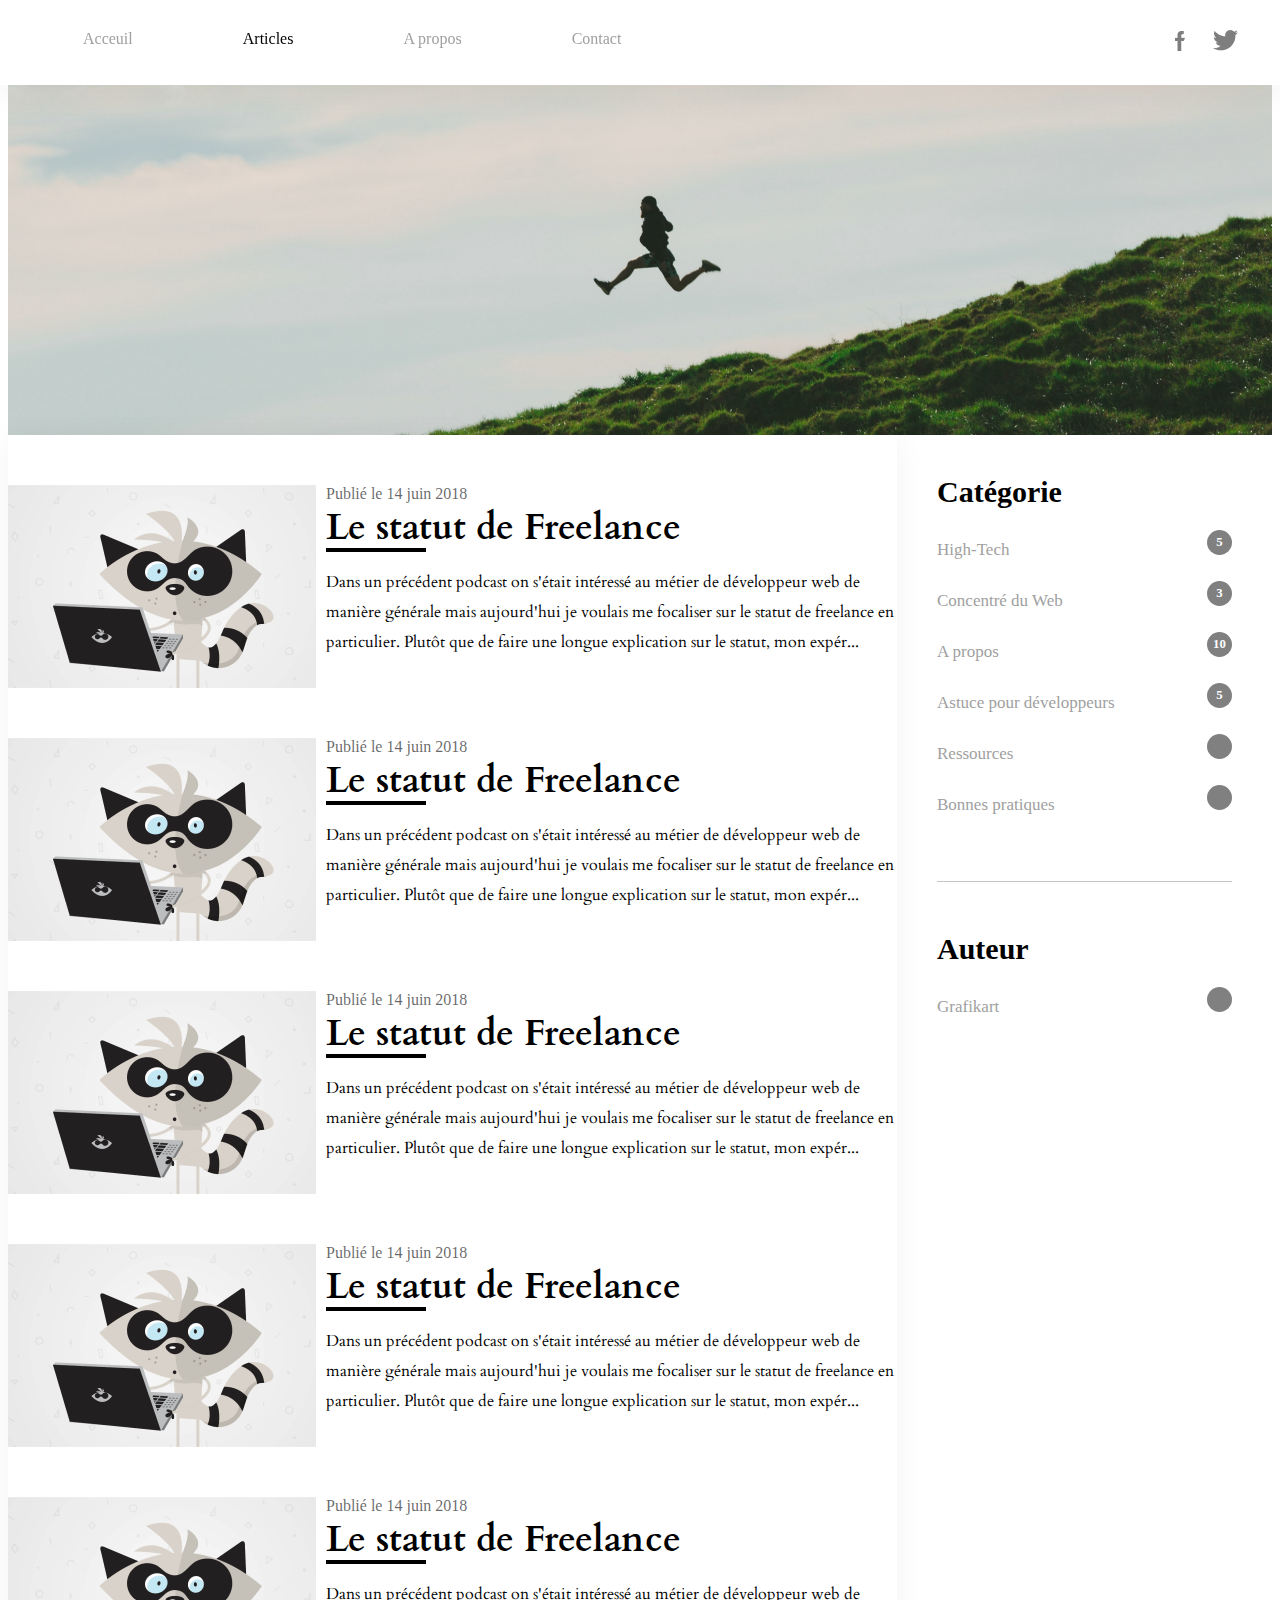
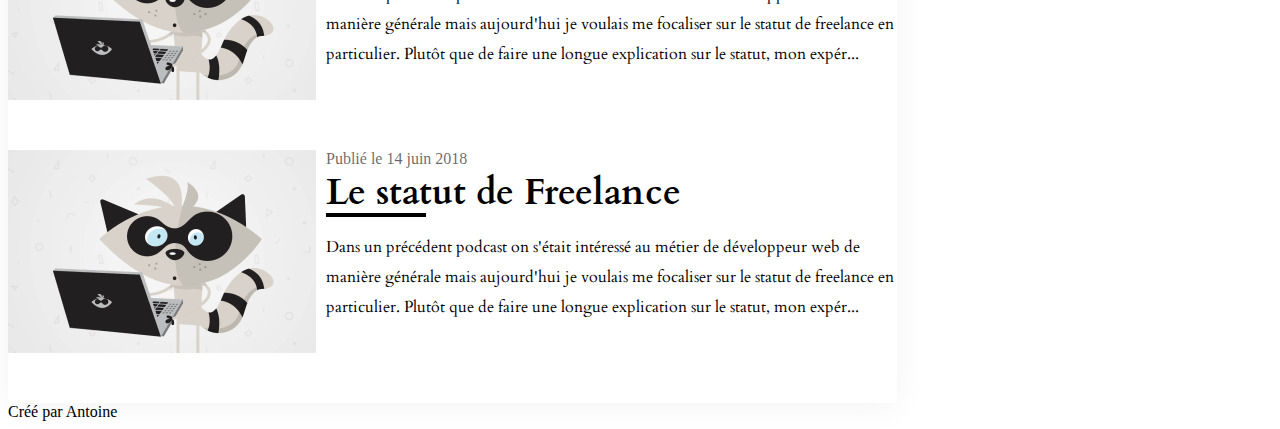
<file: index.html>
<!DOCTYPE html>
<html lang="en">
  <head>
    <meta charset="UTF-8" />
    <meta name="viewport" content="width=device-width, initial-scale=1.0" />
    <title>Mon blog</title>
    <link rel="stylesheet" href="style.css" />
  </head>
  <body>
    <header class="topbar">
      <nav>
        <a href="index.html">Acceuil</a>
        <a href="articles.html" class="active">Articles</a>
        <a href="apropos.html">A propos</a>
        <a href="contact.html">Contact</a>
      </nav>
      <div class="social">
        <a ref="#" title="Facebook"><img src="img/facebook.png" title="Facebook" /></a>
        <a ref="#" title="Twitter"><img src="img/twitter.png" title="Twitter" /></a>
      </div>
    </header>
    <div class="banniere"></div>
      <div class="body">
        <main class="main">
          <div class="container">
          <article class="article">
            <a class="article-img" href="article.html"><img src="img/article.png" />
            </a>
              <div class="article-summary">
                <div class="article-date">Publié le 14 juin 2018</div>
                  <h2 class="article-title">
                  <a href="article.html">Le statut de Freelance</a>
                  </h2>
                    <p>
                      Dans un précédent podcast on s'était intéressé au métier de développeur web de manière générale mais aujourd'hui je voulais me focaliser
                      sur le statut de freelance en particulier. Plutôt que de faire une longue explication sur le statut, mon expér...
                    </p>
                </div>
            </article>
            <article class="article">
              <a href="article.html" class="article-img">
                <img src="img/article.png" />
              </a>
              <div class="article-summary">
                <div class="article-date">Publié le 14 juin 2018</div>
                <h2 class="article-title"><a href="article.html">Le statut de Freelance</a></h2>
                <p>
                  Dans un précédent podcast on s'était intéressé au métier de développeur web de manière générale mais aujourd'hui je voulais me focaliser
                  sur le statut de freelance en particulier. Plutôt que de faire une longue explication sur le statut, mon expér...
                </p>
              </div>
            </article>
            <article class="article">
              <a href="article.html" class="article-img"><img src="img/article.png" /></a>
              <div class="article-summary">
                <div class="article-date">Publié le 14 juin 2018</div>
                <h2 class="article-title"><a href="article.html">Le statut de Freelance</a></h2>
                <p>
                  Dans un précédent podcast on s'était intéressé au métier de développeur web de manière générale mais aujourd'hui je voulais me focaliser
                  sur le statut de freelance en particulier. Plutôt que de faire une longue explication sur le statut, mon expér...
                </p>
              </div>
            </article>
            <article class="article">
              <a href="article.html" class="article-img"><img src="img/article.png" /></a>
              <div class="article-summary">
                <div class="article-date">Publié le 14 juin 2018</div>
                <h2 class="article-title"><a href="article.html">Le statut de Freelance</a></h2>
                <p>
                  Dans un précédent podcast on s'était intéressé au métier de développeur web de manière générale mais aujourd'hui je voulais me focaliser
                  sur le statut de freelance en particulier. Plutôt que de faire une longue explication sur le statut, mon expér...
                </p>
              </div>
            </article>
            <article class="article">
              <a href="article.html" class="article-img"><img src="img/article.png" /></a>
              <div class="article-summary">
                <div class="article-date">Publié le 14 juin 2018</div>
                <h2 class="article-title"><a href="article.html">Le statut de Freelance</a></h2>
                <p>
                  Dans un précédent podcast on s'était intéressé au métier de développeur web de manière générale mais aujourd'hui je voulais me focaliser
                  sur le statut de freelance en particulier. Plutôt que de faire une longue explication sur le statut, mon expér...
                </p>
              </div>
            </article>
            <article class="article">
              <a href="article.html" class="article-img"><img src="img/article.png" /></a>
              <div class="article-summary">
                <div class="article-date">Publié le 14 juin 2018</div>
                <h2 class="article-title"><a href="article.html">Le statut de Freelance</a></h2>
                <p>
                  Dans un précédent podcast on s'était intéressé au métier de développeur web de manière générale mais aujourd'hui je voulais me focaliser
                  sur le statut de freelance en particulier. Plutôt que de faire une longue explication sur le statut, mon expér...
                </p>
              </div>
            </article>
          </article>
      </div>
    </section>    
      
      </main>
      <aside class="sidebar">
        <h4 class="sidebar-title">Catégorie</h4>
        <ul>
          <li><a href="#" data-count="5">High-Tech</a></li>
          <li><a href="#" data-count="3">Concentré du Web</a></li>
          <li><a href="#" data-count="10">A propos</a></li>
          <li><a href="#" data-count="5">Astuce pour développeurs</a></li>
          <li><a href="#">Ressources</a></li>
          <li><a href="#">Bonnes pratiques</a></li>
        </ul>
        <hr />
        <h4 class="sidebar-title">Auteur</h4>
        <ul>
          <li><a href="#">Grafikart</a></li>
        </ul>
      </aside>
    </div>
    <footer class="footer">Créé par Antoine</footer>
  </body>
</html>
</file>
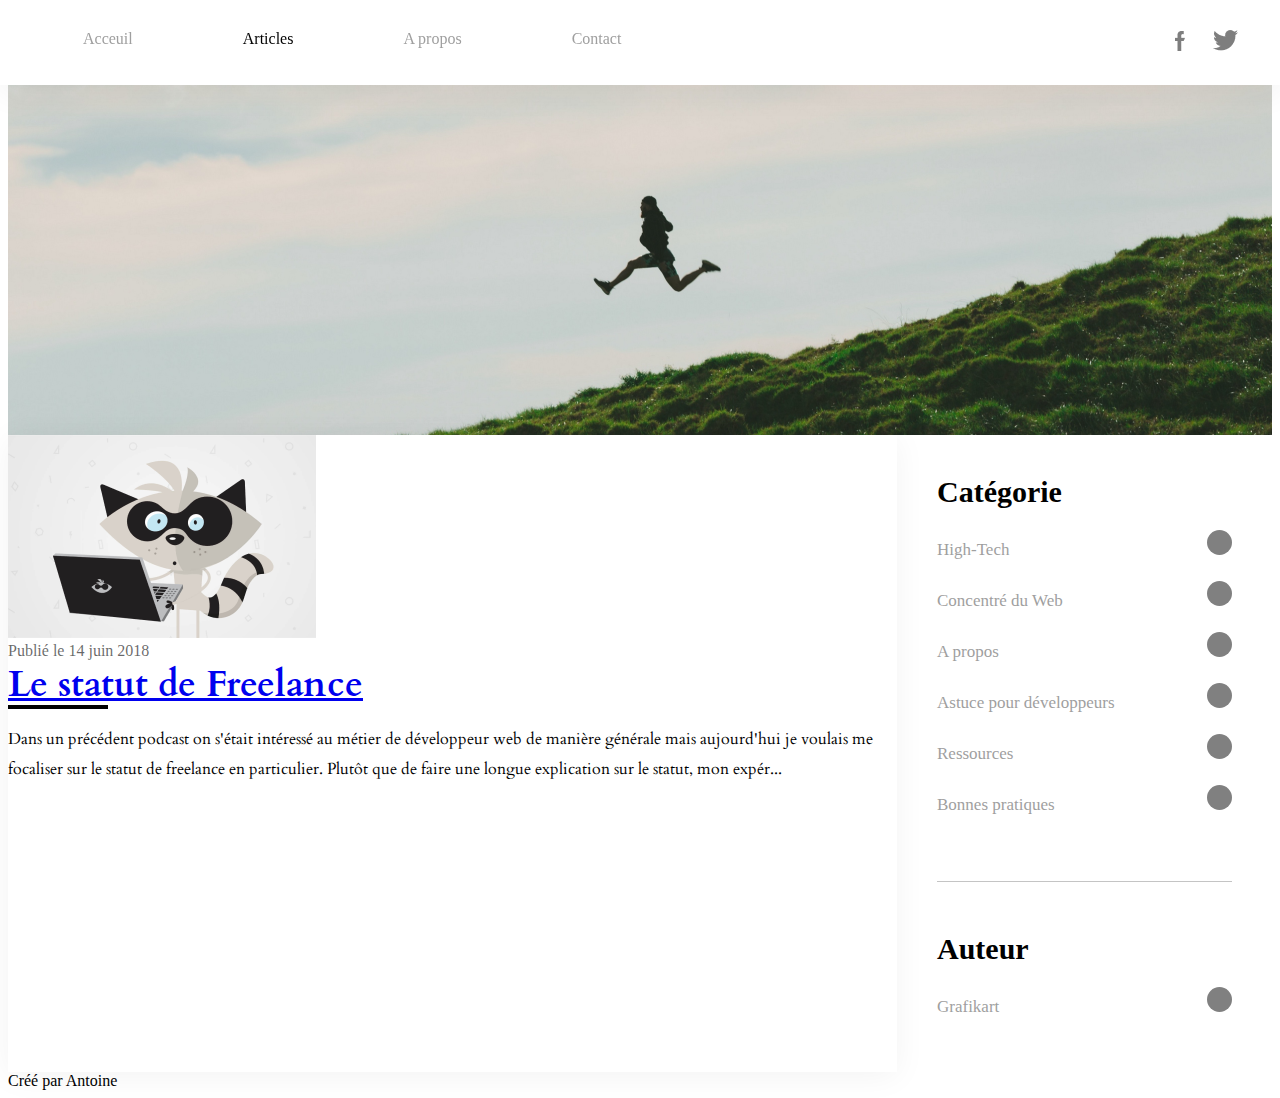
<file: article.html>
<!DOCTYPE html>
<html lang="en">
  <head>
    <meta charset="UTF-8" />
    <meta name="viewport" content="width=device-width, initial-scale=1.0" />
    <title>Mon blog</title>
    <link rel="stylesheet" href="style.css" />
  </head>
  <body>
    <header class="topbar">
      <nav>
        <a href="index.html">Acceuil</a>
        <a href="articles.html" class="active">Articles</a>
        <a href="apropos.html">A propos</a>
        <a href="contact.html">Contact</a>
      </nav>
      <div class="social">
        <a ref="#" title="Facebook"><img src="img/facebook.png" title="Facebook" /></a>
        <a ref="#" title="Twitter"><img src="img/twitter.png" title="Twitter" /></a>
      </div>
    </header>
    <div class="banniere"></div>
    <div class="body">
      <main class="main">
        <article class="container">
          <a href="article.html"><img src="img/article.png" /></a>
          <div class="article-summary">
            <div class="article-date">Publié le 14 juin 2018</div>
            <h2 class="article-title"><a href="article.html">Le statut de Freelance</a></h2>
            <p>
              Dans un précédent podcast on s'était intéressé au métier de développeur web de manière générale mais aujourd'hui je voulais me focaliser
              sur le statut de freelance en particulier. Plutôt que de faire une longue explication sur le statut, mon expér...
            </p>
          </div>
        </article>
      </main>
      <aside class="sidebar">
        <h4 class="sidebar-title">Catégorie</h4>
        <ul>
          <li><a href="#">High-Tech</a></li>
          <li><a href="#">Concentré du Web</a></li>
          <li><a href="#">A propos</a></li>
          <li><a href="#">Astuce pour développeurs</a></li>
          <li><a href="#">Ressources</a></li>
          <li><a href="#">Bonnes pratiques</a></li>
        </ul>
        <hr />
        <h4 class="sidebar-title">Auteur</h4>
        <ul>
          <li><a href="#">Grafikart</a></li>
        </ul>
      </aside>
    </div>
    <footer class="footer">Créé par Antoine</footer>
  </body>
</html>
</file>
<file: style.css>
@import url('https://fonts.googleapis.com/css2?family=Cardo:ital,wght@0,400;0,700;1,400;1,700&display=swap');
@import url('https://fonts.googleapis.com/css2?family=Montserrat:ital,wght@0,100;0,200;0,300;0,400;0,500;0,600;0,700;0,800;0,900;1,100;1,200;1,300;1,400;1,500;1,600;1,700;1,800;1,900&display=swap');

.cardo {
  font-family: 'Cardo', serif;
}

.monteserrat {
  font-family: 'Montserrat', sans-serif;
}
/* du texte sélectionné sera jaune sur fond rouge*/
::-moz-selection {
  color: gold;
  background-color: red;
}

::selection {
  color: gold;
  background-color: red;
}

* {
  box-sizing: border-box;
}

html.body {
  font-size: 16px;
  color: rgba(0, 0, 0, 0.87);
  font-family: 'Cardo', serif;
  font-family: 'Montserrat', sans-serif;
  line-height: 1.6;
  margin: 0;
  font-weight: 400;
}

.topbar {
  position: fixed;
  top: 0;
  left: 0;
  right: 0;
  width: 100%;
  background: #fff;
  padding: 30px;
  z-index: 50;
  box-shadow: 0px 10px 30px rgba(0, 0, 0, 0.05);
}

.topbar nav {
  float: left;
}

.topbar nav a {
  color: #9f9f9f;
  text-decoration: none;
  font-weight: 500;
  margin: 0 53px;
}

.topbar nav a:hover,
.topbar nav a.active {
  color: #000000;
}

.social {
  float: right;
}

.social a {
  padding: 12px;
  opacity: 0.5;
  transition: opacity 0.3s;
}

.social a:hover {
  opacity: 1;
}

.banniere {
  height: 427px;
  background: no-repeat center center / cover url(img/header.png);
}

.body {
  display: flex;
}

.main {
  background: #fff;
  width: calc(100% - 375px);
  box-shadow: 0 4px 30px rgba(0, 0, 0, 0.05);
  position: relative;
  z-index: 2;
}

.sidebar {
  position: relative;
  float: right;
  width: 375px;
  padding: 40px;
  font-size: 17px;
  z-index: 1;
}

.container {
  margin: 0 auto;
  max-width: 940px;
}

.sidebar-title {
  font-size: 30px;
  color: #000000;
  margin: 15px 0;
}

.sidebar-title:first-child {
  margin-top: 0;
}

.sidebar a {
  color: #9f9f9f;
  text-decoration: none;
}

.sidebar ul {
  margin: 0;
  padding: 0;
  list-style: none;
  line-height: 2.3;
}

.sidebar li {
  padding: 6px 0;
}

.sidebar a:hover {
  text-decoration: underline;
}

.sidebar hr {
  border: none;
  background: #c4c4c4;
  height: 1px;
  margin: 50px 0;
}

.article {
  overflow: hidden;
  display: flex;
  gap: 0 10px;
  min-height: 203px;
  max-height: 203px;
  margin: 50px 0;
}

.article a {
  color: inherit;
  text-decoration: none;
}

.article a:hover {
  text-decoration: underline;
}

.article-date {
  font-weight: 300px;
  color: rgba(0, 0, 0, 0.6);
  margin-bottom: 5px;
}

.article-title {
  font-size: 2.25rem;
  line-height: 1.1;
  font-family: 'Cardo', serif;
  margin: 0 0 15px 0;
}

.article-summary > p {
  line-height: 30px;
  font-family: 'Cardo', serif;
  margin: 0 0 15px 0;
}

.footer {
  clear: both;
}

.article-title::after {
  content: '';
  display: block;
  width: 100px;
  height: 4px;
  background: black;
}

blockquote {
  background: rgba(0, 0, 0, 0.1);
  padding: 10px;
  position: relative;
}

blockquote::before {
  content: '“';
  position: absolute;
  top: 5px;
  left: 5px;
  font-size: 60px;
  line-height: 1.4rem;
}

blockquote::after {
  content: '”';
  position: absolute;
  bottom: -26px;
  right: 5px;
  font-size: 60px;
  line-height: 1.4rem;
}

.sidebar li a::after {
  content: attr(data-count);
  float: right;
  background: gray;
  width: 25px;
  height: 25px;
  line-height: 25px;
  text-align: center;
  color: #fff;
  border-radius: 50%;
  font-size: 0.8rem;
  font-weight: bold;
}

.article-img {
  transition: transform 0.5s;
  animation: slideDown 10s;
}

.article-img:hover {
  transform: scale(1.1) rotate(10deg);
  animation-play-state: paused;
}

@keyframes fun {
  0% {
    transform: scale(1) rotate(0deg);
  }
  100% {
    transform: scale(1.1) rotate(10deg);
  }
}

@media screen and (max-width: 1100px) {
  .body {
    display: block;
  }
  .main {
    width: 100%;
  }
  .main .container {
    overflow: hidden;
  }
  .sidebar {
    width: 100%;
  }
}

@media screen and (max-width: 740px) {
  .container {
    padding: 0 20px;
  }
  .article {
    padding-left: 0;
  }
  .article-img {
    position: static;
    margin-bottom: 1rem;
    width: 100%;
    display: block;
  }
}
</file>
